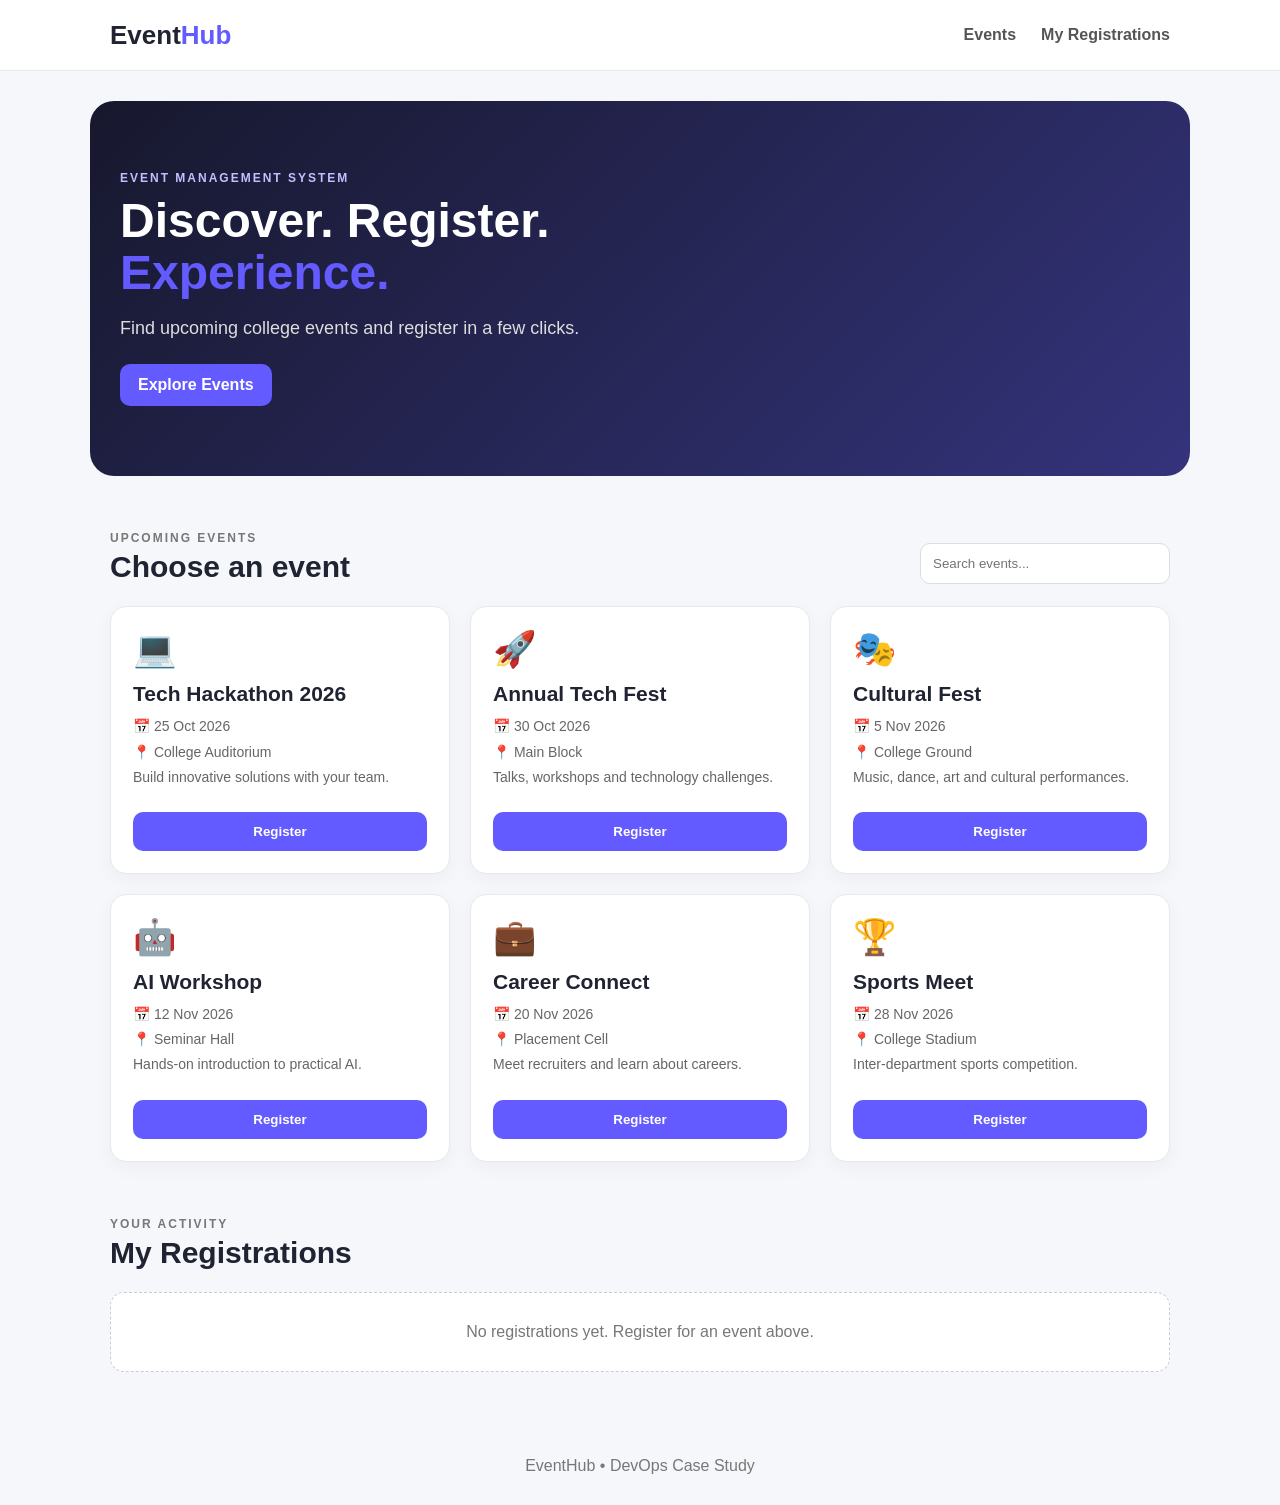
<file: index.html>
<!DOCTYPE html>
<html lang="en">
<head>
  <meta charset="UTF-8">
  <meta name="viewport" content="width=device-width, initial-scale=1.0">
  <title>EventHub - Event Management-Updated</title>
  <link rel="stylesheet" href="style.css">
</head>
<body>
  <header>
    <nav class="nav">
      <div class="logo">Event<span>Hub</span></div>
      <div class="links">
        <a href="#events">Events</a>
        <a href="#registrations">My Registrations</a>
      </div>
    </nav>
  </header>

  <main>
    <section class="hero">
      <div>
        <p class="tag">EVENT MANAGEMENT SYSTEM</p>
        <h1>Discover. Register. <span>Experience.</span></h1>
        <p>Find upcoming college events and register in a few clicks.</p>
        <a class="btn" href="#events">Explore Events</a>
      </div>
    </section>

    <section id="events" class="section">
      <div class="section-head">
        <div>
          <p class="tag">UPCOMING EVENTS</p>
          <h2>Choose an event</h2>
        </div>
        <input id="searchInput" type="search" placeholder="Search events...">
      </div>
      <div id="eventGrid" class="grid"></div>
    </section>

    <section id="registrations" class="section">
      <div class="section-head">
        <div>
          <p class="tag">YOUR ACTIVITY</p>
          <h2>My Registrations</h2>
        </div>
      </div>
      <div id="registrationList" class="registration-list"></div>
    </section>
  </main>

  <div id="modal" class="modal hidden">
    <div class="modal-box">
      <button class="close" onclick="closeModal()">×</button>
      <h2 id="modalTitle">Register</h2>
      <p id="modalInfo"></p>
      <form id="registrationForm">
        <input id="name" type="text" placeholder="Full Name" required>
        <input id="email" type="email" placeholder="Email Address" required>
        <input id="phone" type="tel" placeholder="Phone Number" required>
        <button class="btn" type="submit">Confirm Registration</button>
      </form>
      <p id="successMessage" class="success"></p>
    </div>
  </div>

  <footer>
    <p>EventHub • DevOps Case Study</p>
  </footer>

  <script src="script.js"></script>
</body>
</html>
</file>
<file: style.css>
*{box-sizing:border-box;margin:0;padding:0}
html{scroll-behavior:smooth}
body{font-family:Arial,Helvetica,sans-serif;background:#f6f7fb;color:#202331}
header{background:#fff;border-bottom:1px solid #e7e8ef;position:sticky;top:0;z-index:10}
.nav{max-width:1100px;margin:auto;height:70px;display:flex;align-items:center;justify-content:space-between;padding:0 20px}
.logo{font-size:26px;font-weight:800}.logo span,.hero span{color:#635bff}
.links{display:flex;gap:25px}.links a{text-decoration:none;color:#555;font-weight:600}
.hero{max-width:1100px;margin:30px auto 0;padding:70px 30px;border-radius:24px;background:linear-gradient(135deg,#17182d,#34337c);color:white}
.hero h1{font-size:48px;max-width:650px;margin:10px 0 15px;line-height:1.08}.hero p:not(.tag){font-size:18px;line-height:1.6;color:#ddd;max-width:600px}
.tag{font-size:12px;font-weight:800;letter-spacing:2px;color:#777}.hero .tag{color:#bfc0ff}
.btn{display:inline-block;border:0;border-radius:10px;background:#635bff;color:white;padding:12px 18px;margin-top:22px;text-decoration:none;font-weight:700;cursor:pointer}
.section{max-width:1100px;margin:55px auto;padding:0 20px}.section-head{display:flex;align-items:end;justify-content:space-between;gap:20px;margin-bottom:22px}
h2{font-size:30px;margin-top:5px}
#searchInput{width:250px;padding:12px;border:1px solid #ddd;border-radius:10px}
.grid{display:grid;grid-template-columns:repeat(3,1fr);gap:20px}
.card{background:white;border:1px solid #e7e8ef;border-radius:16px;padding:22px;box-shadow:0 6px 20px rgba(0,0,0,.04)}
.icon{font-size:35px}.card h3{margin:12px 0 8px;font-size:21px}.meta{color:#666;font-size:14px;line-height:1.8}.card .btn{width:100%;text-align:center}
.registration-list{display:grid;gap:12px}.registration{background:white;border:1px solid #e7e8ef;border-radius:12px;padding:17px;display:flex;justify-content:space-between;gap:15px}
.empty{background:white;border:1px dashed #ccc;padding:30px;text-align:center;border-radius:14px;color:#777}
.modal{position:fixed;inset:0;background:rgba(0,0,0,.55);display:flex;align-items:center;justify-content:center;padding:20px;z-index:20}.hidden{display:none}
.modal-box{position:relative;background:white;border-radius:18px;padding:30px;width:100%;max-width:430px}.close{position:absolute;right:18px;top:12px;border:0;background:none;font-size:28px;cursor:pointer}
.modal-box form{display:grid;gap:12px;margin-top:20px}.modal-box input{padding:13px;border:1px solid #ddd;border-radius:9px}.success{color:#16834b;font-weight:700;margin-top:15px}
footer{text-align:center;padding:30px;color:#777}
@media(max-width:800px){.grid{grid-template-columns:1fr 1fr}.hero h1{font-size:38px}}
@media(max-width:560px){.links{display:none}.grid{grid-template-columns:1fr}.section-head{align-items:stretch;flex-direction:column}#searchInput{width:100%}.hero{margin:15px;border-radius:18px;padding:50px 25px}}
</file>
